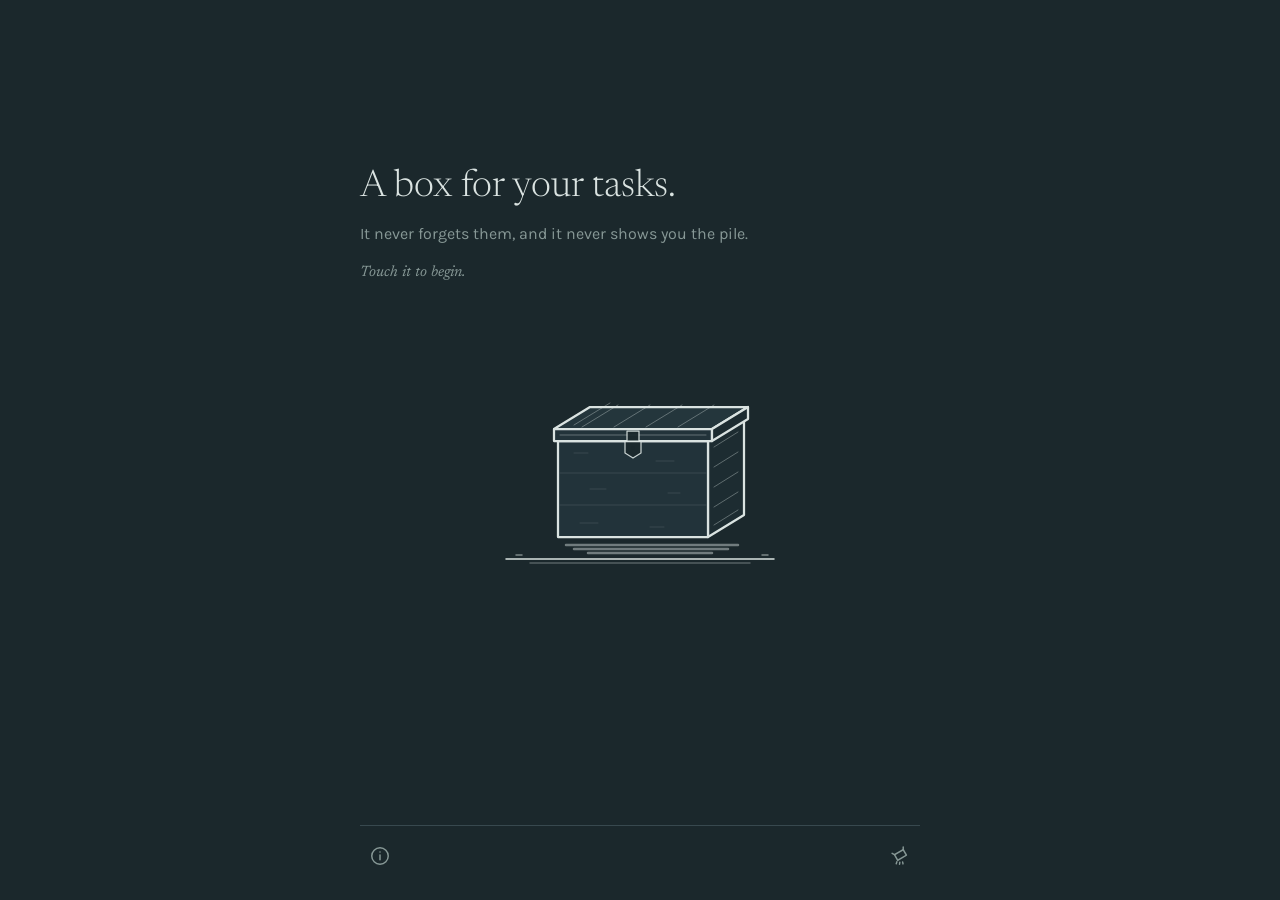
<file: index.html>
<!DOCTYPE html>
<html lang="en">
<head>
<meta charset="utf-8">
<meta name="viewport" content="width=device-width, initial-scale=1">
<title>The Box</title>
<meta name="description" content="A box that never forgets your tasks and never shows you the pile.">
<link rel="manifest" href="manifest.json">
<meta name="theme-color" content="#1B282C">
<link rel="apple-touch-icon" href="apple-touch-icon.png">
<meta name="apple-mobile-web-app-capable" content="yes">
<meta name="mobile-web-app-capable" content="yes">
<meta name="apple-mobile-web-app-status-bar-style" content="black-translucent">
<meta name="apple-mobile-web-app-title" content="The Box">

<link rel="preconnect" href="https://fonts.googleapis.com">
<link rel="preconnect" href="https://fonts.gstatic.com" crossorigin>
<link href="https://fonts.googleapis.com/css2?family=Newsreader:ital,opsz,wght@0,6..72,300;0,6..72,400;1,6..72,300&family=Karla:wght@400;500&display=swap" rel="stylesheet">
<link rel="stylesheet" href="style.css">
</head>
<body>

<main id="stage" data-state="idle">

  <h1 class="sr-only">The Box</h1>

  <!-- First open only -->
  <div class="panel" id="welcome" hidden>
    <p id="welcomeMsg">A box for your tasks.</p>
    <p class="calm-sub">It never forgets them, and it never shows you the pile.</p>
    <p class="welcome-hint">Touch it to begin.</p>
  </div>

  <!-- Calm / confirmation messages (done, nothing fits, asleep, empty) -->
  <div class="panel" id="calm" hidden aria-live="polite">
    <p id="calmMsg"></p>
    <p class="calm-sub" id="calmSub"></p>
  </div>

  <!-- A task, out of the box -->
  <section class="panel" id="outPanel" hidden>
    <p class="eyebrow" id="outEyebrow">Just this</p>
    <div class="paper" id="paperCard"><p id="thing"></p></div>
    <p class="thing-meta" id="thingMeta"></p>
    <div class="controls">
      <button class="primary" id="doneBtn">Done</button>
      <button class="ghost" id="notThis">Not this one</button>
      <button class="ghost" id="backBtn">Back to the box</button>
    </div>
    <p class="note" id="thingNote"></p>
  </section>

  <!-- Putting something in -->
  <section class="panel" id="inPanel" hidden>
    <label class="sr-only" for="task">Task</label>
    <div class="paper paper-slip" id="slip">
      <input type="text" id="task" placeholder="e.g. call the dentist" autocomplete="off">
    </div>

    <p class="grouplabel">How heavy is it?</p>
    <div class="opts" id="effortOpts" role="group" aria-label="Effort needed">
      <button class="chip" data-effort="1" aria-pressed="true">Light</button>
      <button class="chip" data-effort="2" aria-pressed="false">Medium</button>
      <button class="chip" data-effort="3" aria-pressed="false">Heavy</button>
    </div>

    <p class="grouplabel">Does it come back?</p>
    <div class="opts" id="repeatOpts" role="group" aria-label="Recurrence">
      <button class="chip" data-repeat="0" aria-pressed="true">One-off</button>
      <button class="chip" data-repeat="1" aria-pressed="false">Daily</button>
      <button class="chip" data-repeat="7" aria-pressed="false">Weekly</button>
      <button class="chip" data-repeat="30" aria-pressed="false">Monthly</button>
    </div>

    <div class="controls">
      <button class="primary" id="add">Into the box</button>
    </div>
    <p class="note" id="addNote" aria-live="polite"></p>
    <button class="plain" id="doneForNow">done for now</button>
  </section>

  <!-- Taking something out: the energy question -->
  <section class="panel" id="energyPanel" hidden>
    <p class="ask">What have you got right now?</p>
    <div class="opts opts-column" id="energyOpts" role="group" aria-label="Current energy">
      <button class="chip chip-wide" data-energy="1">Running on fumes</button>
      <button class="chip chip-wide" data-energy="2">Something left</button>
      <button class="chip chip-wide" data-energy="3">Actually fresh</button>
    </div>
  </section>

  <!-- The box itself -->
  <div id="boxArea">
    <button class="choice" id="choiceIn" hidden>Put something in</button>

    <div id="boxWrap">
      <button id="box" aria-label="The box. Press to open it.">
        <svg viewBox="0 0 340 300" aria-hidden="true" focusable="false">
          <!-- ground -->
          <g class="ground">
            <path d="M36,256 L304,256" />
            <path d="M60,260 L280,260" opacity="0.3" />
            <path d="M46,252 l6,0 M292,252 l6,0" opacity="0.5" />
          </g>

          <!-- shadow: hatched strokes that breathe -->
          <g id="shadow">
            <path d="M96,242 L268,242" />
            <path d="M104,246 L258,246" />
            <path d="M118,250 L242,250" />
          </g>

          <!-- body -->
          <g class="body">
            <!-- opening rim and interior (revealed when the lid moves) -->
            <polygon class="interior" points="88,138 238,138 274,116 124,116" />
            <g class="interior-hatch">
              <path d="M108,132 L136,122" />
              <path d="M132,133 L160,123" />
              <path d="M156,134 L184,124" />
              <path d="M180,134 L208,124" />
              <path d="M204,134 L232,124" />
            </g>

            <!-- side face -->
            <polygon class="face side" points="238,138 274,116 274,212 238,234" />
            <g class="hatch">
              <path d="M244,144 L268,129" />
              <path d="M244,164 L268,149" />
              <path d="M244,184 L268,169" />
              <path d="M244,204 L268,189" />
              <path d="M244,222 L268,207" />
            </g>

            <!-- front face -->
            <polygon class="face front" points="88,138 238,138 238,234 88,234" />
            <!-- plank seams and grain -->
            <g class="grain">
              <path d="M90,170 L236,170" />
              <path d="M90,202 L236,202" />
              <path d="M104,150 l14,0 M186,158 l18,0 M120,186 l16,0 M198,190 l12,0 M110,220 l18,0 M180,224 l14,0" opacity="0.5" />
            </g>
            <!-- corner brackets -->
            <g class="brackets">
              <path d="M88,150 L88,138 L100,138" />
              <path d="M226,138 L238,138 L238,150" />
              <path d="M88,222 L88,234 L100,234" />
              <path d="M226,234 L238,234 L238,222" />
            </g>
            <!-- latch plate on the body -->
            <path class="latch" d="M155,138 L171,138 L171,150 L163,155 L155,150 Z" />
            <circle class="latch" cx="163" cy="145" r="1.6" />
          </g>

          <!-- seam: the only persistent signal, a thin accent line when ajar -->
          <path id="seam" d="M86,138 L240,138 L276,116" />

          <!-- lid: hinged at the back left, rotated by CSS -->
          <g id="lid">
            <polygon class="face lid-top" points="84,126 120,104 278,104 242,126" />
            <g class="hatch">
              <path d="M104,122 L140,100" opacity="0" />
              <path d="M112,124 L148,102" />
              <path d="M144,124 L180,102" />
              <path d="M176,124 L212,102" />
              <path d="M208,124 L244,102" />
            </g>
            <polygon class="face lid-lip" points="84,126 242,126 242,138 84,138" />
            <polygon class="face lid-side" points="242,126 278,104 278,116 242,138" />
            <path class="grain" d="M90,132 L236,132" opacity="0.35" />
            <!-- hasp, lifts with the lid -->
            <path class="latch" d="M157,128 L169,128 L169,138 L157,138 Z" />
          </g>
        </svg>
      </button>
    </div>

    <button class="choice" id="choiceOut" hidden>Take something out</button>
  </div>

  <p class="note" id="storageNote" aria-live="polite"></p>

</main>

<footer>
  <div class="footer-panel" id="aboutPanel" hidden>
    <p>Everything stays in the box, and you decide when to open it. When you are
    up for it, the box will hand you one thing. The rest it keeps to itself.</p>
  </div>
  <div class="footer-panel" id="emptyConfirm" hidden>
    <p id="emptyConfirmText">Empty the box completely? Everything in it will be gone for good.</p>
    <div class="confirm-row">
      <button class="ghost" id="emptyYes">Empty it</button>
      <button class="plain" id="emptyNo">Keep everything</button>
    </div>
  </div>
  <div class="footer-icons">
    <button class="icon-btn" id="aboutBtn" aria-label="About the box" aria-expanded="false">
      <svg viewBox="0 0 24 24" aria-hidden="true" focusable="false">
        <circle cx="12" cy="12" r="9" />
        <path d="M12 7.6 L12 7.7" />
        <path d="M12 10.8 L12 16.2" />
      </svg>
    </button>
    <button class="icon-btn" id="emptyBox" aria-label="Empty the box completely" aria-expanded="false">
      <svg viewBox="0 0 24 24" aria-hidden="true" focusable="false">
        <g transform="rotate(-30 12 10)">
          <path d="M6.5 7.5 L17.5 7.5 L17.5 14.5 L6.5 14.5 Z" />
          <path d="M6.5 7.5 L5 4.9 M17.5 7.5 L19 4.9" />
        </g>
        <path d="M8.6 18.2 L7.9 20.4" />
        <path d="M11.8 18.8 L11.5 21" />
        <path d="M14.9 18.6 L15.3 20.6" />
      </svg>
    </button>
  </div>
</footer>

<script src="app.js"></script>
<script>
if ('serviceWorker' in navigator && location.protocol === 'https:') {
  navigator.serviceWorker.register('sw.js');
}
</script>
</body>
</html>
</file>
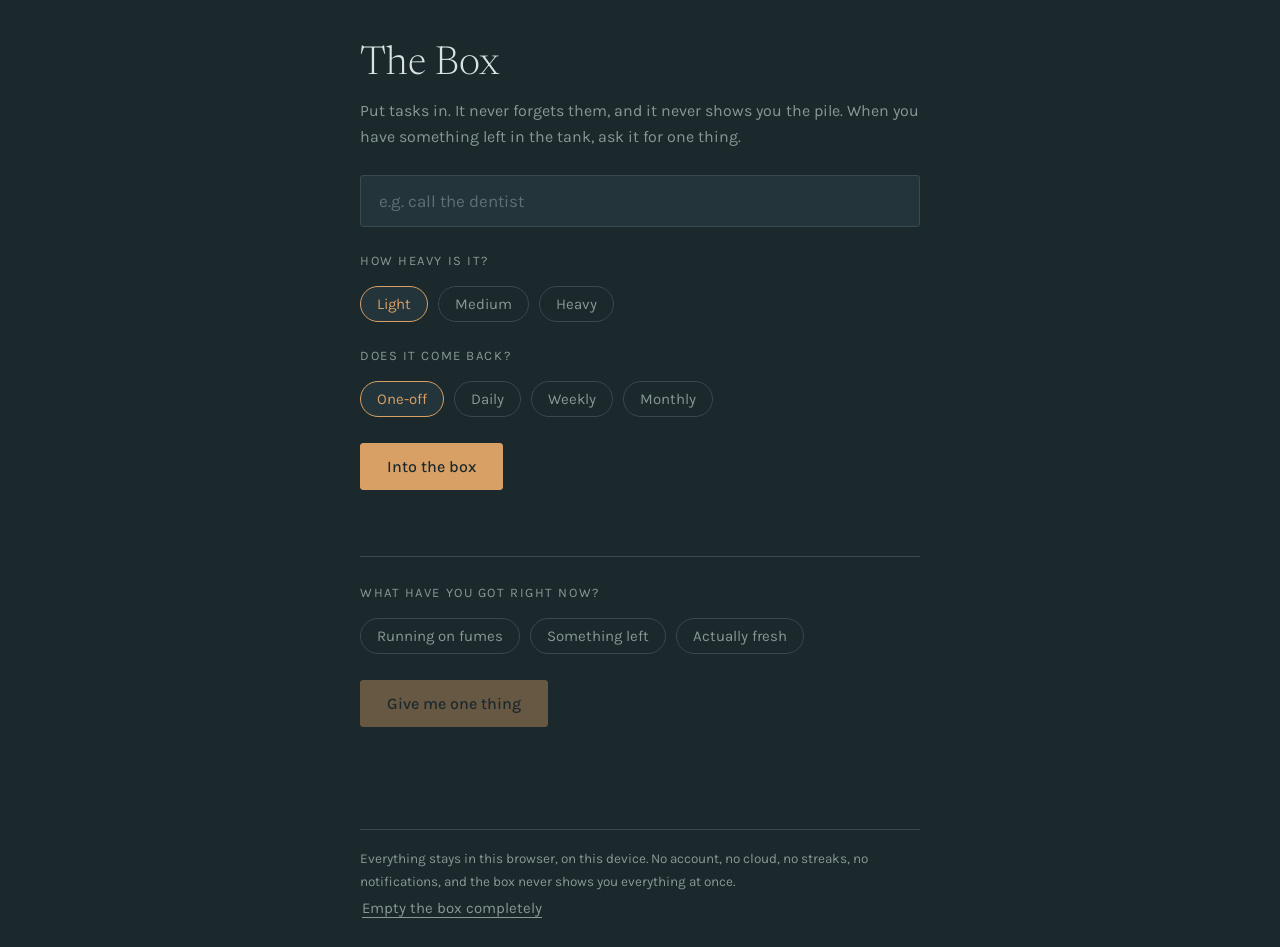
<file: reference.html>
<!DOCTYPE html>
<html lang="en">
<head>
<meta charset="utf-8">
<meta name="viewport" content="width=device-width, initial-scale=1">
<title>The Box</title>
<link rel="manifest" href="manifest.json">
<meta name="theme-color" content="#1B282C">
<link rel="apple-touch-icon" href="apple-touch-icon.png">
<meta name="apple-mobile-web-app-capable" content="yes">
<meta name="mobile-web-app-capable" content="yes">
<meta name="apple-mobile-web-app-status-bar-style" content="black-translucent">
<meta name="apple-mobile-web-app-title" content="The Box">

<link rel="preconnect" href="https://fonts.googleapis.com">
<link rel="preconnect" href="https://fonts.gstatic.com" crossorigin>
<link href="https://fonts.googleapis.com/css2?family=Newsreader:ital,opsz,wght@0,6..72,300;0,6..72,400;1,6..72,300&family=Karla:wght@400;500&display=swap" rel="stylesheet">
<style>
  :root {
    --deep:    #1B282C;
    --surface: #23343A;
    --line:    #38494F;
    --mist:    #DAE3E1;
    --quiet:   #879896;
    --clay:    #D9A066;

    --display: "Newsreader", Georgia, serif;
    --body:    "Karla", system-ui, sans-serif;
  }

  * { box-sizing: border-box; }

  html, body {
    margin: 0; padding: 0;
    background: var(--deep);
    color: var(--mist);
    font-family: var(--body);
    font-size: 17px;
    line-height: 1.6;
    -webkit-font-smoothing: antialiased;
  }

  body {
    min-height: 100vh;
    display: flex;
    flex-direction: column;
    align-items: center;
    padding: 40px 20px 24px;
  }

  main { width: 100%; max-width: 560px; flex: 1; }

  .stage { display: none; }
  .stage.active { display: block; }

  h1.lede {
    font-family: var(--display);
    font-weight: 300;
    font-size: clamp(28px, 6vw, 40px);
    line-height: 1.25;
    margin: 0 0 8px;
  }

  .sub { color: var(--quiet); margin: 0 0 26px; font-size: 16px; }

  /* ---------- the box count ---------- */
  /* ---------- inputs ---------- */
  input[type="text"] {
    width: 100%;
    background: var(--surface);
    color: var(--mist);
    border: 1px solid var(--line);
    border-radius: 3px;
    padding: 15px 18px;
    font-family: var(--body);
    font-size: 17px;
    outline: none;
  }
  input[type="text"]::placeholder { color: #5E7075; }
  input[type="text"]:focus-visible { border-color: var(--clay); }

  .opts { display: flex; gap: 10px; flex-wrap: wrap; margin-top: 14px; }

  .chip {
    background: none;
    border: 1px solid var(--line);
    color: var(--quiet);
    border-radius: 999px;
    padding: 8px 16px;
    font-family: var(--body);
    font-size: 15px;
    cursor: pointer;
    transition: color 140ms, border-color 140ms, background 140ms;
  }
  .chip:hover { color: var(--mist); border-color: var(--quiet); }
  .chip[aria-pressed="true"] {
    background: var(--surface);
    color: var(--clay);
    border-color: var(--clay);
  }

  .grouplabel {
    font-size: 13px;
    letter-spacing: 0.12em;
    text-transform: uppercase;
    color: var(--quiet);
    margin: 24px 0 4px;
  }

  .row { display: flex; gap: 14px; align-items: center; flex-wrap: wrap; margin-top: 26px; }

  button.primary, button.ghost, button.plain { font-family: var(--body); cursor: pointer; border-radius: 3px; }

  .primary {
    background: var(--clay);
    color: #1B282C;
    border: 1px solid var(--clay);
    padding: 13px 26px;
    font-size: 16px;
    font-weight: 500;
    transition: background 140ms;
  }
  .primary:hover { background: #E4B27F; }
  .primary:disabled { opacity: 0.4; cursor: default; }

  .ghost {
    background: none;
    color: var(--quiet);
    border: 1px solid var(--line);
    padding: 11px 18px;
    font-size: 16px;
  }
  .ghost:hover { color: var(--mist); border-color: var(--quiet); }

  .plain {
    background: none; border: none;
    color: var(--quiet);
    padding: 6px 2px;
    text-decoration: underline;
    text-underline-offset: 4px;
    font-size: 15px;
  }
  .plain:hover { color: var(--mist); }

  button:focus-visible, input:focus-visible {
    outline: 2px solid var(--clay);
    outline-offset: 3px;
  }

  .note { color: var(--quiet); font-size: 14px; margin-top: 12px; min-height: 20px; }

  /* ---------- suggestion ---------- */
  .eyebrow {
    font-size: 13px;
    letter-spacing: 0.14em;
    text-transform: uppercase;
    color: var(--quiet);
    margin: 0 0 20px;
  }

  #thing {
    font-family: var(--display);
    font-weight: 400;
    font-size: clamp(32px, 8vw, 50px);
    line-height: 1.18;
    margin: 0;
    color: #fff;
    animation: rise 520ms cubic-bezier(.2,.7,.3,1) both;
  }

  .thingmeta {
    margin: 16px 0 0;
    color: var(--quiet);
    font-size: 15px;
    font-family: var(--display);
    font-style: italic;
  }

  @keyframes rise {
    from { opacity: 0; transform: translateY(14px); }
    to   { opacity: 1; transform: none; }
  }

  #calmMsg {
    font-family: var(--display);
    font-weight: 300;
    font-size: clamp(28px, 7vw, 42px);
    line-height: 1.25;
    margin: 0 0 12px;
    animation: rise 520ms cubic-bezier(.2,.7,.3,1) both;
  }

  .divider { border: none; border-top: 1px solid var(--line); margin: 34px 0 26px; }

  footer {
    max-width: 560px; width: 100%;
    margin-top: 56px; padding-top: 18px;
    border-top: 1px solid var(--line);
    color: var(--quiet);
    font-size: 13.5px;
    line-height: 1.7;
  }
  footer button { vertical-align: baseline; }

  @media (prefers-reduced-motion: reduce) {
    #thing, #calmMsg { animation: none; }
    .chip, .primary { transition: none; }
  }
</style>
</head>
<body>

<main>

  <!-- HOME: add + ask -->
  <section class="stage active" id="stageHome">
    <h1 class="lede">The Box</h1>
    <p class="sub">Put tasks in. It never forgets them, and it never shows you the pile. When you have something left in the tank, ask it for one thing.</p>

    <label for="task" style="position:absolute;left:-9999px;">Task</label>
    <input type="text" id="task" placeholder="e.g. call the dentist" autocomplete="off">

    <p class="grouplabel">How heavy is it?</p>
    <div class="opts" id="effortOpts" role="group" aria-label="Effort needed">
      <button class="chip" data-effort="1" aria-pressed="true">Light</button>
      <button class="chip" data-effort="2" aria-pressed="false">Medium</button>
      <button class="chip" data-effort="3" aria-pressed="false">Heavy</button>
    </div>

    <p class="grouplabel">Does it come back?</p>
    <div class="opts" id="repeatOpts" role="group" aria-label="Recurrence">
      <button class="chip" data-repeat="0" aria-pressed="true">One-off</button>
      <button class="chip" data-repeat="1" aria-pressed="false">Daily</button>
      <button class="chip" data-repeat="7" aria-pressed="false">Weekly</button>
      <button class="chip" data-repeat="30" aria-pressed="false">Monthly</button>
    </div>

    <div class="row">
      <button class="primary" id="add">Into the box</button>
    </div>
    <p class="note" id="addNote"></p>

    <hr class="divider">

    <p class="grouplabel">What have you got right now?</p>
    <div class="opts" id="energyOpts" role="group" aria-label="Current energy">
      <button class="chip" data-energy="1" aria-pressed="false">Running on fumes</button>
      <button class="chip" data-energy="2" aria-pressed="false">Something left</button>
      <button class="chip" data-energy="3" aria-pressed="false">Actually fresh</button>
    </div>

    <div class="row">
      <button class="primary" id="ask" disabled>Give me one thing</button>
    </div>
    <p class="note" id="askNote"></p>
  </section>

  <!-- SUGGESTION -->
  <section class="stage" id="stageThing">
    <p class="eyebrow">Just this</p>
    <p id="thing"></p>
    <p class="thingmeta" id="thingMeta"></p>

    <div class="row" style="margin-top:34px;">
      <button class="primary" id="doneBtn">Done</button>
      <button class="ghost" id="notThis">Not this one</button>
      <button class="ghost" id="backBtn">Back to the box</button>
    </div>
    <p class="note" id="thingNote"></p>
  </section>

  <!-- NOTHING FITS / EMPTY -->
  <section class="stage" id="stageCalm">
    <p id="calmMsg"></p>
    <p class="sub" id="calmSub"></p>
    <div class="row">
      <button class="ghost" id="calmBack">Back to the box</button>
    </div>
  </section>

</main>

<footer>
  Everything stays in this browser, on this device. No account, no cloud, no streaks,
  no notifications, and the box never shows you everything at once.
  <button class="plain" id="emptyBox">Empty the box completely</button>
</footer>

<script>
(function () {
  var KEY = 'the-box-v1';
  var DAY = 24 * 60 * 60 * 1000;

  var mem = { tasks: [] };
  var storageOk = true;

  function load() {
    try {
      var raw = localStorage.getItem(KEY);
      if (raw) mem = JSON.parse(raw);
      if (!mem || !Array.isArray(mem.tasks)) mem = { tasks: [] };
    } catch (e) {
      storageOk = false;
    }
  }

  function save() {
    try {
      localStorage.setItem(KEY, JSON.stringify(mem));
    } catch (e) {
      storageOk = false;
    }
  }

  load();
  if (typeof mem.current === 'undefined') mem.current = null;

  // ---------- helpers ----------
  function now() { return Date.now(); }

  function available(t) {
    return !t.sleepUntil || t.sleepUntil <= now();
  }

  function availableTasks() {
    return mem.tasks.filter(available);
  }

  // ---------- elements ----------
  var $ = function (id) { return document.getElementById(id); };

  var stages = { home: $('stageHome'), thing: $('stageThing'), calm: $('stageCalm') };
  function show(name) {
    Object.keys(stages).forEach(function (k) { stages[k].classList.remove('active'); });
    stages[name].classList.add('active');
    window.scrollTo(0, 0);
  }

  // chip groups
  function wireChips(containerId, attr, onChange) {
    var box = $(containerId);
    box.addEventListener('click', function (e) {
      var btn = e.target.closest('.chip');
      if (!btn) return;
      Array.prototype.forEach.call(box.querySelectorAll('.chip'), function (c) {
        c.setAttribute('aria-pressed', c === btn ? 'true' : 'false');
      });
      if (onChange) onChange(parseInt(btn.getAttribute(attr), 10));
    });
  }

  function chipValue(containerId, attr) {
    var pressed = $(containerId).querySelector('.chip[aria-pressed="true"]');
    return pressed ? parseInt(pressed.getAttribute(attr), 10) : null;
  }

  wireChips('effortOpts', 'data-effort');
  wireChips('repeatOpts', 'data-repeat');
  wireChips('energyOpts', 'data-energy', function () {
    $('ask').disabled = false;
  });

  // ---------- box line ----------
  var effortWords = { 1: 'a light one', 2: 'a medium one', 3: 'a heavy one' };

  if (!storageOk) {
    $('addNote').textContent = 'Heads up: this browser is blocking storage, so the box will forget when the tab closes. Open the file in a normal browser tab for it to keep things.';
  }

  // ---------- add ----------
  function normalize(s) {
    return s.toLowerCase().replace(/\s+/g, ' ').trim();
  }

  function addTask() {
    var text = $('task').value.trim();
    if (!text) {
      $('addNote').textContent = 'Type the task first. A few words is plenty.';
      $('task').focus();
      return;
    }
    var match = null;
    for (var i = 0; i < mem.tasks.length; i++) {
      if (normalize(mem.tasks[i].text) === normalize(text)) { match = mem.tasks[i]; break; }
    }
    if (match) {
      if (available(match)) {
        $('addNote').textContent = '\u201C' + match.text + '\u201D is already in the box. It hasn\u2019t been forgotten.';
      } else {
        $('addNote').textContent = '\u201C' + match.text + '\u201D is already in the box, resting until its next time comes round.';
      }
      $('task').value = '';
      $('task').focus();
      return;
    }
    mem.tasks.push({
      id: String(now()) + Math.random().toString(16).slice(2),
      text: text,
      effort: chipValue('effortOpts', 'data-effort') || 1,
      repeat: chipValue('repeatOpts', 'data-repeat') || 0,
      sleepUntil: 0,
      added: now()
    });
    save();
    $('task').value = '';
    $('addNote').textContent = '\u201C' + text + '\u201D is in the box. You can forget it now.';
    $('task').focus();
  }

  $('add').addEventListener('click', addTask);
  $('task').addEventListener('keydown', function (e) {
    if (e.key === 'Enter') addTask();
  });

  // ---------- ask ----------
  var current = null;
  var skippedThisRound = [];

  function pick(energy) {
    // Tasks needing no more than current energy; oldest first so nothing rots forever.
    var pool = availableTasks().filter(function (t) {
      return t.effort <= energy && skippedThisRound.indexOf(t.id) === -1;
    });
    if (pool.length === 0) {
      // allow skipped ones back in before giving up
      pool = availableTasks().filter(function (t) { return t.effort <= energy; });
      skippedThisRound = [];
    }
    if (pool.length === 0) return null;
    pool.sort(function (a, b) { return a.added - b.added; });
    return pool[0];
  }

  function renderThing(t, energy) {
    current = t;
    mem.current = t.id;
    save();
    $('thing').textContent = t.text;
    $('thing').style.animation = 'none';
    void $('thing').offsetWidth;
    $('thing').style.animation = '';

    var bits = [];
    bits.push(effortWords[t.effort] || 'a task');
    if (t.repeat > 0) bits.push('comes back ' + (t.repeat === 1 ? 'daily' : t.repeat === 7 ? 'weekly' : 'monthly'));
    $('thingMeta').textContent = 'This is ' + bits.join(', ') + '. The box is holding the rest so you don\u2019t have to.';
    $('thingNote').textContent = '';
  }

  $('ask').addEventListener('click', function () {
    var energy = chipValue('energyOpts', 'data-energy');
    if (!energy) return;
    skippedThisRound = [];
    var t = pick(energy);
    if (!t) {
      var anyAtAll = availableTasks().length > 0;
      if (!anyAtAll && mem.tasks.length > 0) {
        $('calmMsg').textContent = 'Everything is asleep.';
        $('calmSub').textContent = 'The recurring things will wake up when their time comes. Until then the box needs nothing from you.';
      } else if (!anyAtAll) {
        $('calmMsg').textContent = 'The box is empty.';
        $('calmSub').textContent = 'Nothing is waiting. Enjoy that. It doesn\u2019t happen often.';
      } else {
        $('calmMsg').textContent = 'Nothing fits the energy you have.';
        $('calmSub').textContent = 'Everything left in the box needs more than you\u2019ve got right now, and that\u2019s a fine reason to do none of it. Rest is allowed.';
      }
      show('calm');
      return;
    }
    document.querySelector('#stageThing .eyebrow').textContent = 'Just this';
    renderThing(t, energy);
    show('thing');
  });

  // ---------- done / skip ----------
  $('doneBtn').addEventListener('click', function () {
    if (!current) return;
    mem.current = null;
    if (current.repeat > 0) {
      current.sleepUntil = now() + current.repeat * DAY;
    } else {
      mem.tasks = mem.tasks.filter(function (t) { return t.id !== current.id; });
    }
    save();

    var energy = chipValue('energyOpts', 'data-energy');
    var remaining = availableTasks().length;
    if (remaining === 0) {
      $('calmMsg').textContent = 'Done, and the box is quiet.';
      $('calmSub').textContent = 'Nothing else is awake. Stop here with a clear head.';
      show('calm');
      return;
    }
    // Offer stop as default; one more is a choice, not an expectation.
    $('calmMsg').textContent = 'Done. That\u2019s one more than none.';
    $('calmSub').textContent = 'You can stop here. Nothing is keeping score. If you\u2019ve still got something in the tank, ask the box again.';
    show('calm');
  });

  $('notThis').addEventListener('click', function () {
    if (!current) return;
    skippedThisRound.push(current.id);
    var energy = chipValue('energyOpts', 'data-energy');
    var t = pick(energy);
    if (!t || t.id === current.id) {
      $('thingNote').textContent = 'That\u2019s the only thing that fits your energy right now. Do it, or rest. Both are fine.';
      return;
    }
    renderThing(t, energy);
  });

  $('backBtn').addEventListener('click', function () {
    mem.current = null;
    save();
    show('home');
  });
  $('calmBack').addEventListener('click', function () { show('home'); });

  // ---------- empty ----------
  // Resume: if the box handed you something earlier, it is still yours until you say otherwise.
  (function resume() {
    if (!mem.current) return;
    var t = null;
    for (var i = 0; i < mem.tasks.length; i++) {
      if (mem.tasks[i].id === mem.current) { t = mem.tasks[i]; break; }
    }
    if (!t) { mem.current = null; save(); return; }
    current = t;
    $('thing').textContent = t.text;
    document.querySelector('#stageThing .eyebrow').textContent = 'Still yours';
    $('thingMeta').textContent = 'You took this out earlier. However long it took is however long it took.';
    show('thing');
  })();

  $('emptyBox').addEventListener('click', function () {
    if (mem.tasks.length === 0) return;
    var sure = confirm('Empty the box completely? Everything in it will be gone for good.');
    if (!sure) return;
    mem = { tasks: [], current: null };
    current = null;
    save();
    show('home');
  });
})();
</script>


<script>
if ('serviceWorker' in navigator && location.protocol === 'https:') {
  navigator.serviceWorker.register('sw.js');
}
</script>
</body>
</html>
</file>
<file: style.css>
/* ==========================================================================
   The Box
   Near-monochrome: charcoal ground, off-white line work, one muted clay
   accent for the seam and focus states. The box is drawn, not rendered.
   ========================================================================== */

:root {
  --deep:    #1B282C;
  --surface: #23343A;
  --line:    #38494F;
  --mist:    #DAE3E1;
  --quiet:   #879896;
  --clay:    #D9A066;

  --display: "Newsreader", Georgia, serif;
  --body:    "Karla", system-ui, sans-serif;

  /* the product's motion language: a real lid, real paper.
     One easing, one clock. --t for the interface, --t-paper for every
     fold and unfold (keep app.js FOLD_MS in step with --t-paper). */
  --ease: cubic-bezier(0.3, 0.9, 0.35, 1.02);
  --t: 560ms;
  --t-paper: 1400ms;
}

* { box-sizing: border-box; }

html, body {
  margin: 0;
  padding: 0;
  background: var(--deep);
  color: var(--mist);
  font-family: var(--body);
  font-size: 17px;
  line-height: 1.6;
  -webkit-font-smoothing: antialiased;
}

body {
  min-height: 100svh;
  display: flex;
  flex-direction: column;
  align-items: center;
  padding: 28px 20px 24px;
}

.sr-only {
  position: absolute;
  left: -9999px;
  width: 1px;
  height: 1px;
  overflow: hidden;
}

main {
  width: 100%;
  max-width: 560px;
  flex: 1;
  display: flex;
  flex-direction: column;
  justify-content: center;
}

/* ------------------------------------------------------------ the box */

#boxArea {
  display: flex;
  flex-direction: column;
  align-items: center;
  gap: 4px;
}

#boxWrap {
  position: relative;
  width: min(72vw, 340px);
  transition: transform var(--t) var(--ease), opacity var(--t) var(--ease);
}

#stage[data-state="out"] #boxWrap,
#stage[data-state="calm"] #boxWrap {
  transform: scale(0.6) translateY(10px);
  opacity: 0.9;
}

#box {
  display: block;
  width: 100%;
  padding: 0;
  margin: 0;
  background: none;
  border: none;
  cursor: pointer;
  border-radius: 6px;
}

#box:focus-visible {
  outline: 2px solid var(--clay);
  outline-offset: 6px;
}

#box svg {
  display: block;
  width: 100%;
  height: auto;
}

/* line work */
#box path,
#box polygon {
  fill: none;
  stroke: var(--mist);
  stroke-width: 2;
  stroke-linecap: round;
  stroke-linejoin: round;
  vector-effect: non-scaling-stroke;
}

#box .ground path { stroke-width: 1.5; }

#box .face { stroke-width: 2.25; }
#box .face.front { fill: #22333A; }
#box .face.side { fill: #1D2C31; }
#box .face.lid-top { fill: #24363C; }
#box .face.lid-lip { fill: #22333A; }
#box .face.lid-side { fill: #1D2C31; }

#box .interior { fill: #10181B; stroke-width: 1.5; }
#box .interior-hatch path { stroke-width: 1; opacity: 0.4; }

#box .hatch path { stroke-width: 1; opacity: 0.35; }
#box .grain, #box .grain path { stroke-width: 1; opacity: 0.35; }
#box .brackets path { stroke-width: 1.25; opacity: 0.7; }
#box .latch { stroke-width: 1.25; fill: #1B282C; opacity: 0.9; }

#shadow path {
  stroke-width: 2.5;
  opacity: 0.45;
}

#shadow {
  animation: breathe 8s ease-in-out infinite alternate;
  transform-origin: 180px 246px;
}

@keyframes breathe {
  from { opacity: 0.75; transform: scaleX(1); }
  to   { opacity: 1;    transform: scaleX(1.045); }
}

/* the lid, hinged at the back left corner */
#lid {
  transform-origin: 120px 104px;
  transform: rotate(0deg);
  transition: transform 700ms var(--ease);
}

#stage[data-state="choice"] #lid { transform: rotate(-14deg); }
#stage[data-state="in"] #lid { transform: rotate(-38deg); }
#stage[data-state="energy"] #lid,
#stage[data-state="reaching"] #lid { transform: rotate(-96deg); }
#stage[data-state="out"] #lid,
#stage[data-state="idle"].ajar #lid { transform: rotate(-7deg); }

/* the seam: quiet by default, a thin clay line when something is out */
#seam {
  stroke: var(--clay);
  stroke-width: 1.5;
  opacity: 0;
  transition: opacity var(--t) var(--ease);
}

#stage[data-state="out"] #seam,
#stage[data-state="idle"].ajar #seam { opacity: 0.9; }

/* -------------------------------------------------- choices around it */

.choice {
  font-family: var(--body);
  font-size: 16px;
  background: none;
  border: 1px solid var(--line);
  color: var(--mist);
  border-radius: 3px;
  padding: 11px 20px;
  cursor: pointer;
  opacity: 0;
  transform: translateY(6px);
  transition: opacity 450ms var(--ease), transform 450ms var(--ease),
              border-color 140ms, color 140ms;
}

.choice:hover { border-color: var(--quiet); }

#stage[data-state="choice"] .choice {
  opacity: 1;
  transform: none;
}

@media (min-width: 620px) {
  #boxArea { flex-direction: row; justify-content: center; gap: 10px; }
  .choice { align-self: center; }
}

/* --------------------------------------------------------- panels */

.panel { width: 100%; }

#inPanel, #energyPanel {
  animation: slide-up 560ms var(--ease) both;
  margin-bottom: 18px;
}

@keyframes slide-up {
  from { opacity: 0; transform: translateY(18px); }
  to   { opacity: 1; transform: none; }
}

/* the task is written on a real slip of paper — the same object that
   later comes out of the box, creases and all, not a form field */
.paper.paper-slip {
  padding: 20px 22px;
  transform: rotate(-0.8deg);
  cursor: text;
}

.paper-slip input[type="text"] {
  width: 100%;
  background: none;
  color: #22302C;
  caret-color: #22302C;
  border: none;
  border-radius: 0;
  padding: 0;
  font-family: var(--display);
  font-size: 19px;
  line-height: 1.6;
  outline: none;
  box-shadow: none;
}

input[type="text"]::placeholder { color: #8B8674; font-style: italic; }

/* no form-field ring on the writing line — the paper itself signals focus
   with a faint clay edge, so it stays a slip of paper, not a box */
.paper-slip input[type="text"]:focus-visible { outline: none; }
.paper.paper-slip:focus-within {
  box-shadow: 0 10px 26px rgba(0, 0, 0, 0.45),
              0 0 0 1px rgba(217, 160, 102, 0.45);
}

.opts { display: flex; gap: 10px; flex-wrap: wrap; margin-top: 12px; }

.opts-column { flex-direction: column; align-items: stretch; }

.chip {
  background: none;
  border: 1px solid var(--line);
  color: var(--quiet);
  border-radius: 999px;
  padding: 8px 16px;
  font-family: var(--body);
  font-size: 15px;
  cursor: pointer;
  transition: color 140ms, border-color 140ms, background 140ms;
}

.chip:hover { color: var(--mist); border-color: var(--quiet); }

.chip[aria-pressed="true"] {
  background: var(--surface);
  color: var(--clay);
  border-color: var(--clay);
}

.chip-wide {
  font-size: 16px;
  padding: 13px 20px;
  text-align: center;
  color: var(--mist);
}

.grouplabel {
  font-size: 13px;
  letter-spacing: 0.12em;
  text-transform: uppercase;
  color: var(--quiet);
  margin: 22px 0 4px;
}

.ask {
  font-family: var(--display);
  font-weight: 300;
  font-size: clamp(26px, 6vw, 34px);
  line-height: 1.25;
  margin: 0 0 14px;
}

.controls {
  display: flex;
  gap: 14px;
  align-items: center;
  flex-wrap: wrap;
  margin-top: 24px;
}

button.primary, button.ghost, button.plain {
  font-family: var(--body);
  cursor: pointer;
  border-radius: 3px;
}

.primary {
  background: var(--clay);
  color: #1B282C;
  border: 1px solid var(--clay);
  padding: 13px 26px;
  font-size: 16px;
  font-weight: 500;
  transition: background 140ms;
}

.primary:hover { background: #E4B27F; }
.primary:disabled { opacity: 0.4; cursor: default; }

.ghost {
  background: none;
  color: var(--quiet);
  border: 1px solid var(--line);
  padding: 11px 18px;
  font-size: 16px;
}

.ghost:hover { color: var(--mist); border-color: var(--quiet); }

.plain {
  background: none;
  border: none;
  color: var(--quiet);
  padding: 6px 2px;
  text-decoration: underline;
  text-underline-offset: 4px;
  font-size: 15px;
}

.plain:hover { color: var(--mist); }

button:focus-visible, input:focus-visible {
  outline: 2px solid var(--clay);
  outline-offset: 3px;
}

.note { color: var(--quiet); font-size: 14px; margin-top: 12px; min-height: 20px; }

#doneForNow { margin-top: 2px; }

/* --------------------------------------------------- the task, out */

#outPanel { margin-bottom: 10px; }

.eyebrow {
  font-size: 13px;
  letter-spacing: 0.14em;
  text-transform: uppercase;
  color: var(--quiet);
  margin: 0 0 18px;
}

/* the unfolded slip of paper the task is written on */
.paper {
  background: linear-gradient(180deg, #EDE7D8 0%, #E7E0D0 55%, #E0D8C4 100%);
  border-radius: 2px;
  box-shadow: 0 10px 26px rgba(0, 0, 0, 0.4);
  padding: 26px 24px;
  position: relative;
  transform: rotate(-1.2deg);
}

/* fold creases left from its time in the box */
.paper::before,
.paper::after {
  content: "";
  position: absolute;
  left: 4%;
  right: 4%;
  border-top: 1px solid rgba(27, 40, 44, 0.12);
  pointer-events: none;
}

.paper::before { top: 33%; }
.paper::after { top: 66%; border-top-color: rgba(27, 40, 44, 0.09); }

#thing {
  font-family: var(--display);
  font-weight: 400;
  font-size: clamp(28px, 7vw, 44px);
  line-height: 1.2;
  margin: 0;
  color: #22302C;
}

.paper.unfold { animation: unfold var(--t-paper) var(--ease) both; }
.paper.foldaway { animation: foldaway var(--t-paper) var(--ease) both; }
.paper.fade { animation: fade-out 600ms ease both; }

/* One folded pose everywhere the paper folds — going in, coming out,
   going back: rotateX(64deg) scaleY(0.3). Mirror it in app.js (drift). */

/* out of the box: rises as a folded slip, then opens flat */
@keyframes unfold {
  0%   { opacity: 0; transform: perspective(700px) translateY(80px) rotateX(64deg) scaleY(0.3) scale(0.86) rotate(-1.2deg); }
  55%  { opacity: 1; transform: perspective(700px) translateY(4px) rotateX(10deg) scaleY(1.02) rotate(-1.2deg); }
  100% { opacity: 1; transform: rotate(-1.2deg); }
}

/* back into the box: folds flat, then sinks in */
@keyframes foldaway {
  0%   { opacity: 1; transform: rotate(-1.2deg); }
  50%  { opacity: 1; transform: perspective(700px) rotateX(64deg) scaleY(0.3) rotate(-1.2deg); }
  100% { opacity: 0; transform: perspective(700px) translateY(150px) rotateX(64deg) scaleY(0.3) scale(0.6) rotate(-1.2deg); }
}

@keyframes fade-out {
  from { opacity: 1; }
  to   { opacity: 0; }
}

.thing-meta {
  margin: 16px 0 0;
  color: var(--quiet);
  font-size: 15px;
  font-family: var(--display);
  font-style: italic;
}

/* --------------------------------------------------- calm messages */

#calm { margin-bottom: 14px; }

#calmMsg,
#welcomeMsg {
  font-family: var(--display);
  font-weight: 300;
  font-size: clamp(26px, 6.5vw, 38px);
  line-height: 1.25;
  margin: 0 0 10px;
  animation: rise 700ms var(--ease) both;
}

#welcome { margin-bottom: 18px; }

.welcome-hint {
  color: var(--quiet);
  font-size: 15px;
  font-family: var(--display);
  font-style: italic;
  margin: 14px 0 0;
}

@keyframes rise {
  from { opacity: 0; transform: translateY(16px); }
  to   { opacity: 1; transform: none; }
}

.calm-sub { color: var(--quiet); margin: 0; font-size: 16px; }

/* ------------------------------------------------ the drifting text */

/* the written slip in flight: the same paper it was written on (it carries
   the .paper class for the gradient, creases and shadow), lifted off the
   panel, folded along the standard pose and dropped into the box (app.js) */
.paper.drift {
  position: fixed;
  z-index: 60;
  box-sizing: border-box;
  pointer-events: none;
  font-family: var(--display);
  font-size: 19px;
  line-height: 1.6;
  color: #22302C;
  padding: 20px 22px;
  white-space: nowrap;
  overflow: hidden;
  text-overflow: ellipsis;
}

/* --------------------------------------------------------- footer */

footer {
  max-width: 560px;
  width: 100%;
  margin-top: 40px;
  padding-top: 10px;
  border-top: 1px solid var(--line);
  color: var(--quiet);
  font-size: 13.5px;
  line-height: 1.7;
}

.footer-panel {
  margin: 8px 0 12px;
  padding: 14px 16px;
  border: 1px solid var(--line);
  border-left: 3px solid var(--clay);
  border-radius: 3px;
  background: var(--surface);
}

.footer-panel p {
  margin: 0;
  color: var(--mist);
  font-size: 15px;
}

#emptyConfirm p { margin-bottom: 12px; }

.confirm-row { display: flex; gap: 12px; align-items: center; flex-wrap: wrap; }

.footer-icons {
  display: flex;
  justify-content: space-between;
  align-items: center;
}

.icon-btn {
  background: none;
  border: none;
  color: var(--quiet);
  cursor: pointer;
  padding: 9px;
  border-radius: 6px;
}

.icon-btn:hover { color: var(--mist); }

.icon-btn[aria-expanded="true"] { color: var(--clay); }

.icon-btn svg {
  display: block;
  width: 22px;
  height: 22px;
  fill: none;
  stroke: currentColor;
  stroke-width: 1.6;
  stroke-linecap: round;
  stroke-linejoin: round;
}

/* --------------------------------------------------- reduced motion */

@media (prefers-reduced-motion: reduce) {
  #shadow { animation: none; }
  #lid, #boxWrap, #seam, .choice { transition: none; }
  #inPanel, #energyPanel, #calmMsg { animation: none; }
  .paper.unfold, .paper.foldaway, .paper.fade { animation-duration: 1ms; }
}
</file>
